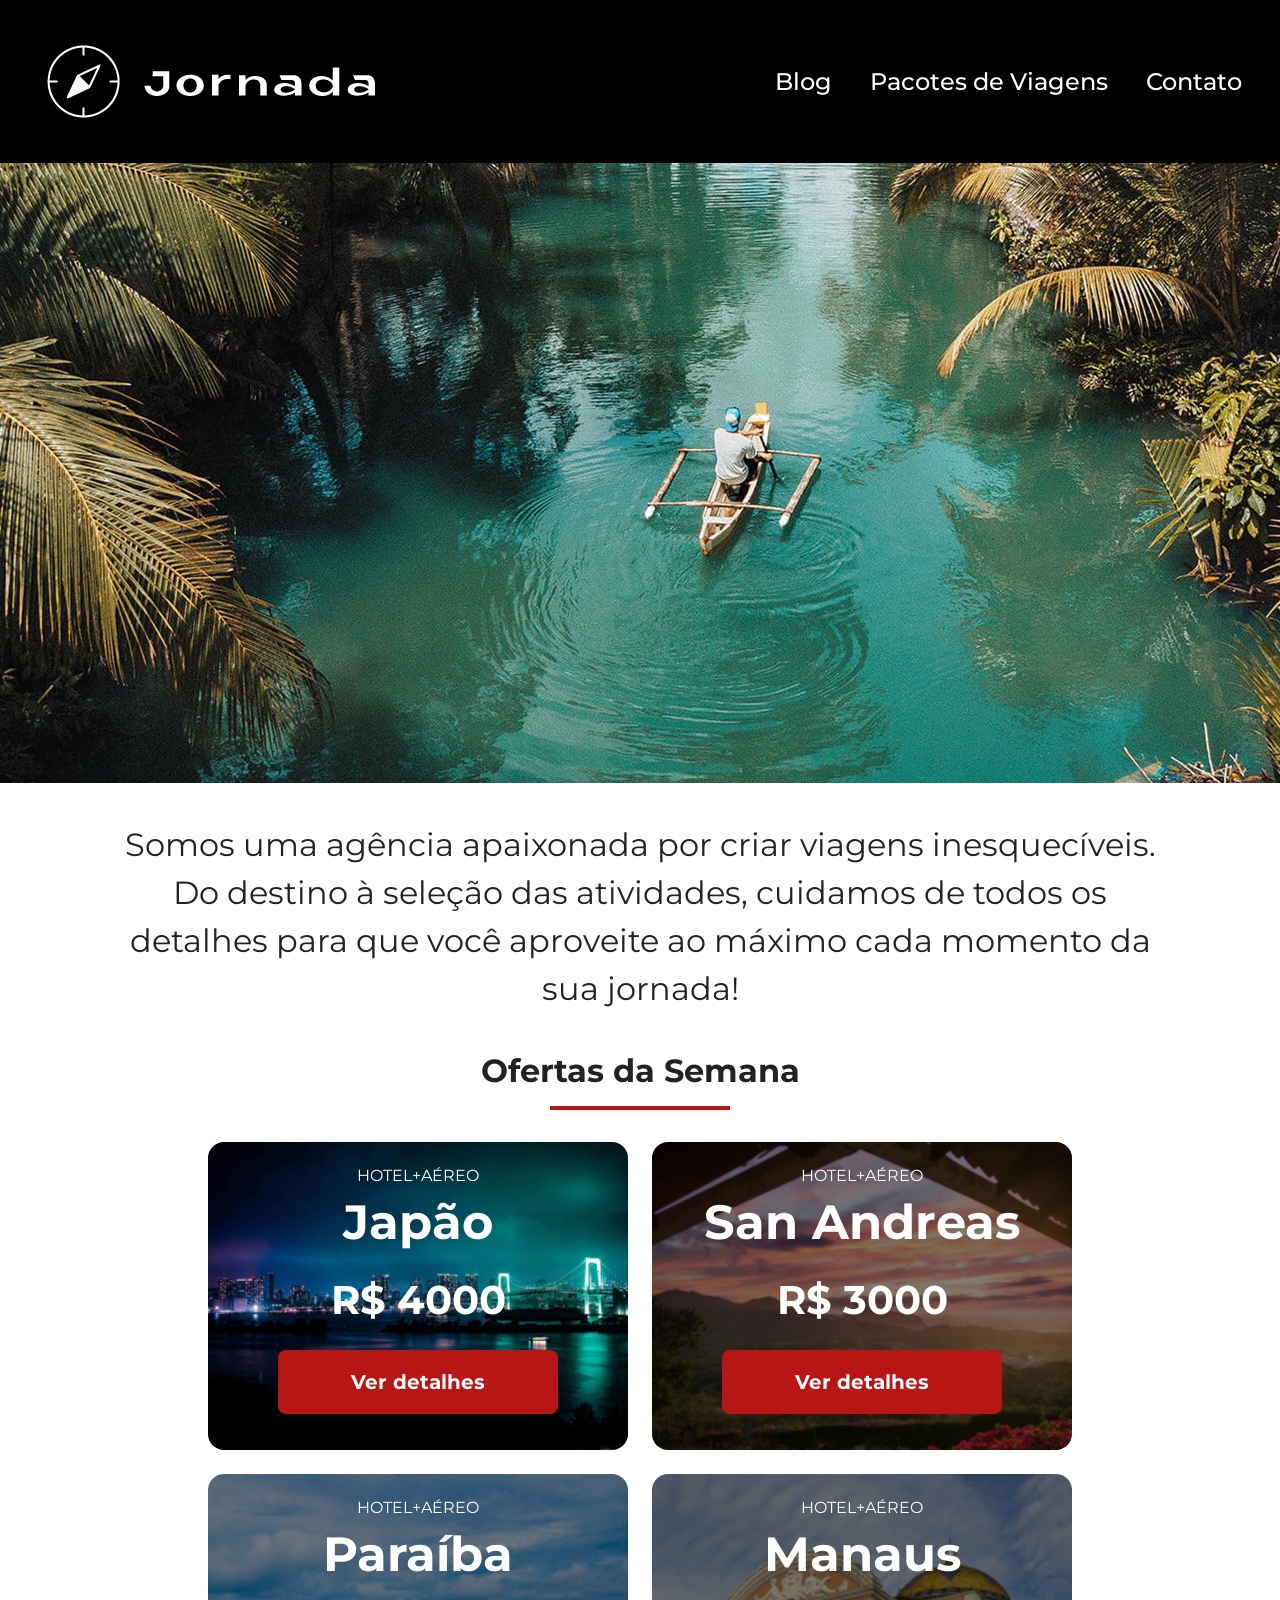
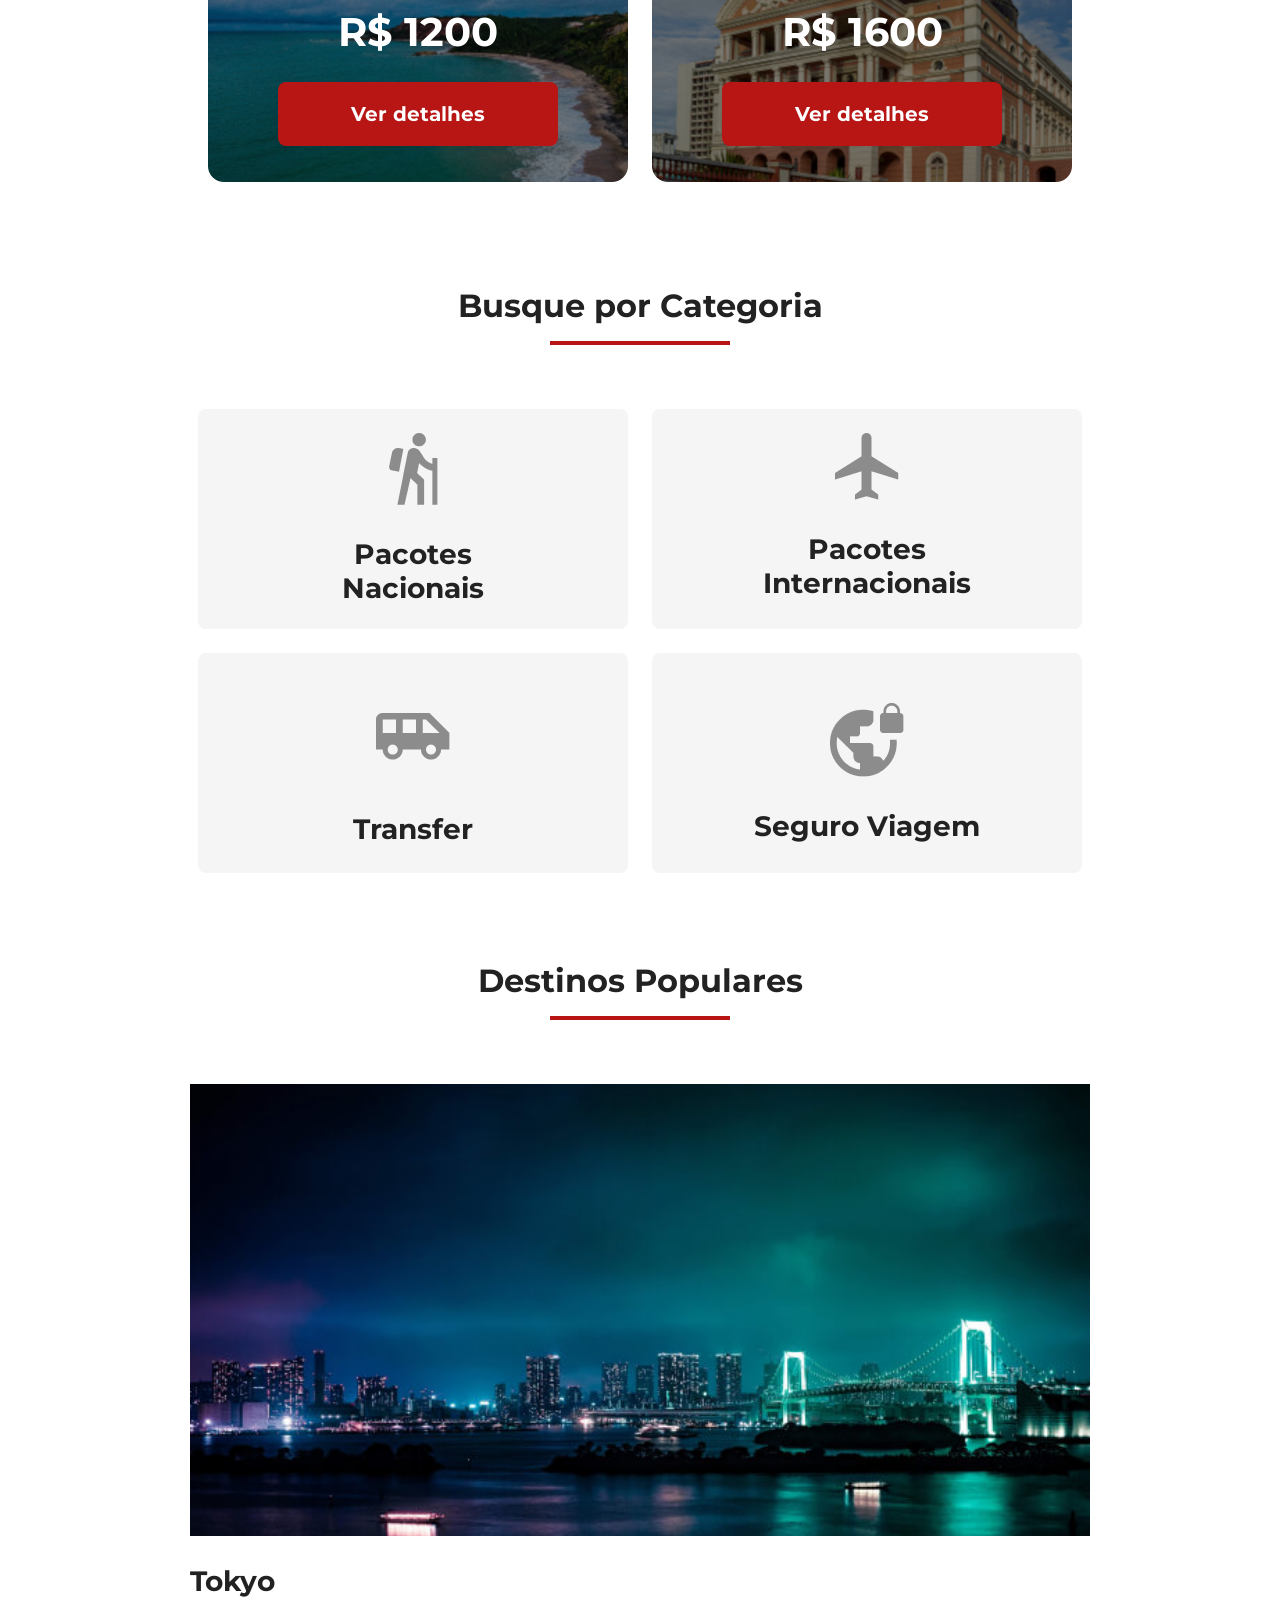
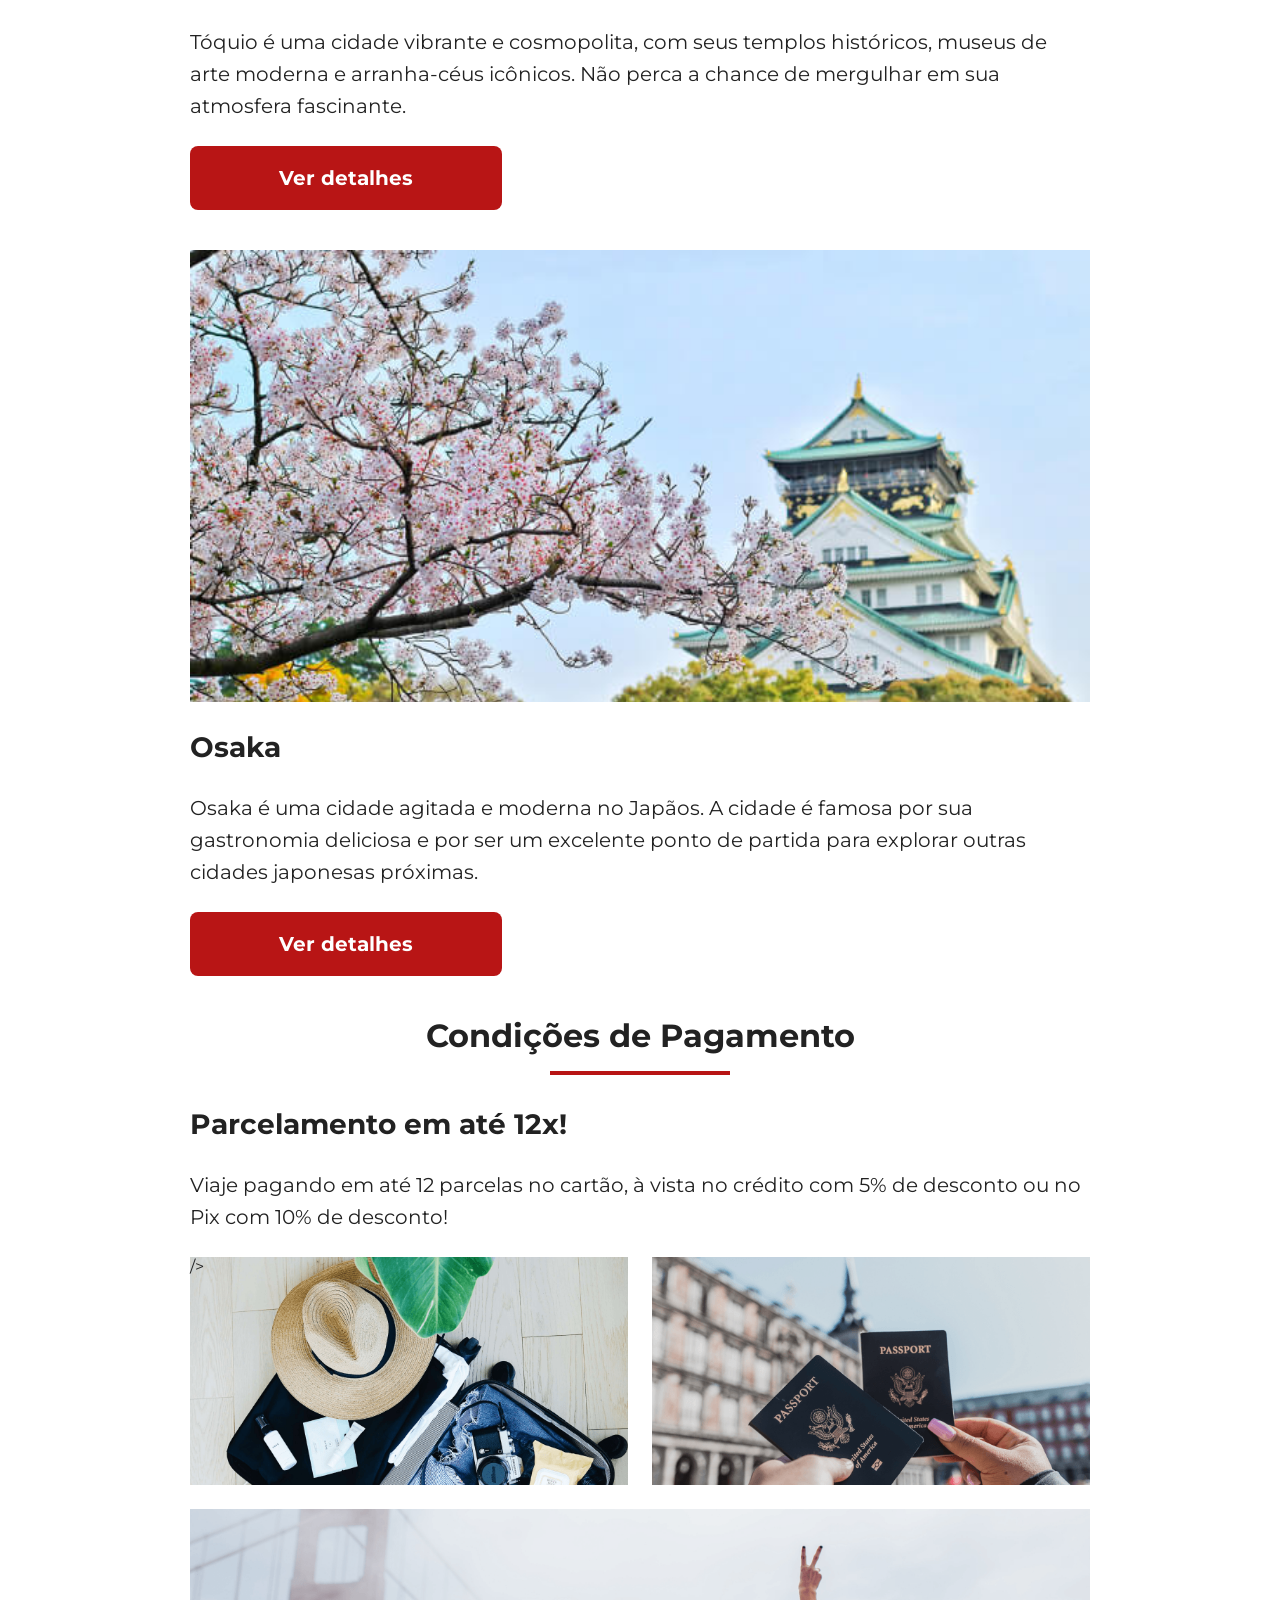
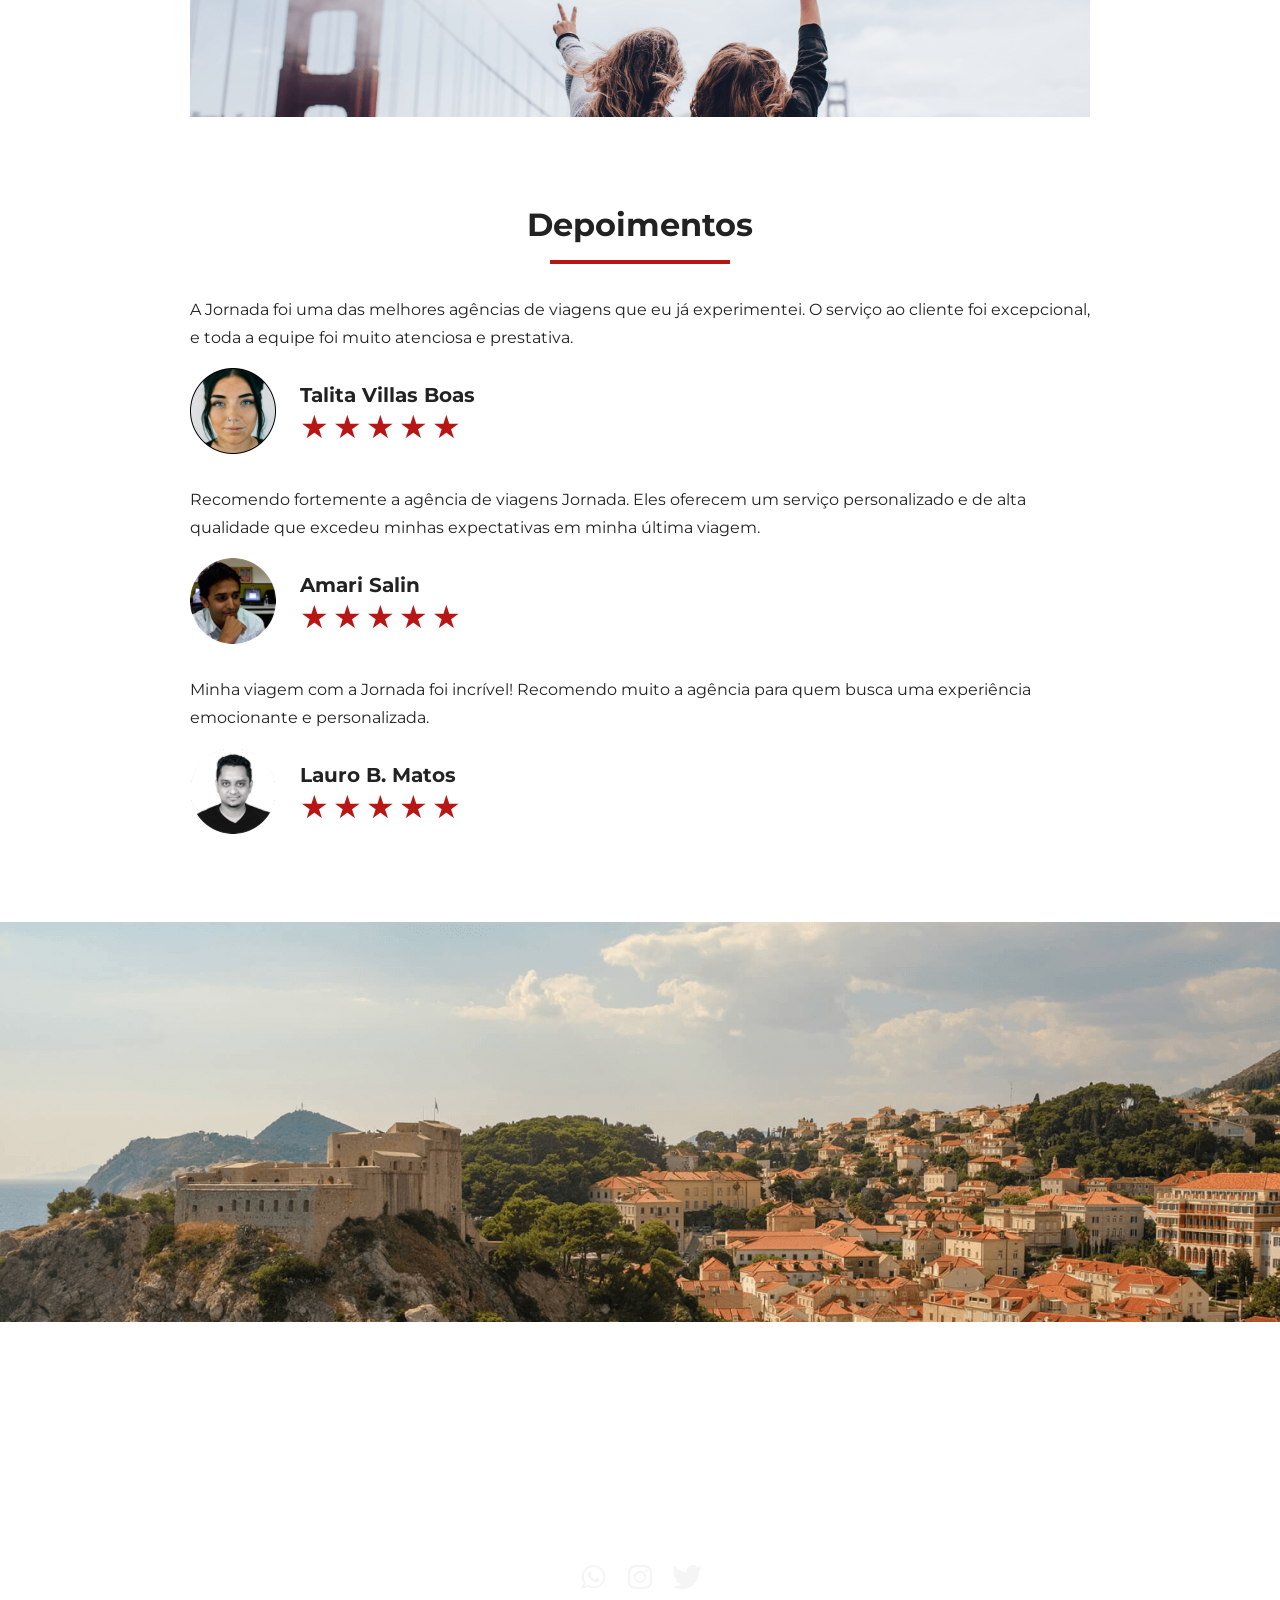
<file: index.html>
<!doctype html>
<html lang="en">
  <head>
    <meta charset="UTF-8" />
    <meta name="viewport" content="width=device-width, initial-scale=1.0" />
    <meta
      name="description"
      content="Jornada Viagens, uma agência apaixonada por criar viagens inesquecíveis"
    />
    <meta name="og:title" content="Jornada Viagens" />
    <meta
      name="og:description"
      content="Jornada Viagens, uma agência apaixonada por criar viagens inesquecíveis"
    />
    <meta
      name="og:image"
      content="https://github.com/Filipe-Cavalcanti/jornada-viagens/img/logo-footer.png"
    />
    <meta name="og:type" content="website" />
    <meta
      name="og:url"
      content="https://github.com/Filipe-Cavalcanti/jornada-viagens"
    />
    <link rel="icon" href="./favico.svg" type="xml/svg" />
    <link rel="stylesheet" href="./css/style.css" />
    <title>Jornada Viagens</title>
  </head>
  <body>
    <header class="main-header">
      <a class="logo" href="index.html" title="voltar para a página inicial">
        <img
          class="img-mobile"
          src="img/bussola-jornada-branca.png"
          alt="bussola do logo Jornada Viagens na cor branca"
        />
        <img
          class="img-desktop"
          src="img/bussola-texto-jornada-branco.png"
          alt="bussola do logo Jornada Viagens na cor branca"
        />
      </a>
      <div class="navigation-menu">
        <label for="menu">
          <img src="img/menu.png" alt="menu" />
        </label>
        <input type="checkbox" id="menu" hidden />
        <nav>
          <ul class="list-links">
            <li><a href="blog.html" title="acessar blog">Blog</a></li>
            <li>
              <a href="pacotes.html" title="acessar pacotes de viagem">
                Pacotes de Viagens
              </a>
            </li>
            <li><a href="contato.html" title="acessar contato">Contato</a></li>
          </ul>
        </nav>
      </div>
    </header>
    <main>
      <section class="hero">
        <div class="hero-img"></div>
        <h2>
          Somos uma agência apaixonada por criar viagens inesquecíveis. Do
          destino à seleção das atividades, cuidamos de todos os detalhes para
          que você aproveite ao máximo cada momento da sua jornada!
        </h2>
      </section>
      <section class="offers">
        <div class="section-title">
          <h2>Ofertas da Semana</h2>
          <hr />
        </div>
        <div class="offer-cards">
          <article class="card japao">
            <header>
              <p>HOTEL+AÉREO</p>
              <h3>
                Japão <br />
                <span>R$ 4000</span>
              </h3>
            </header>
            <footer><a href="#" class="button">Ver detalhes</a></footer>
          </article>
          <article class="card san-andreas">
            <header>
              <p>HOTEL+AÉREO</p>
              <h3>
                San Andreas <br />
                <span>R$ 3000</span>
              </h3>
            </header>
            <footer><a href="#" class="button">Ver detalhes</a></footer>
          </article>
          <article class="card paraiba">
            <header>
              <p>HOTEL+AÉREO</p>
              <h3>
                Paraíba <br />
                <span>R$ 1200</span>
              </h3>
            </header>
            <footer><a href="#" class="button">Ver detalhes</a></footer>
          </article>
          <article class="card manaus">
            <header>
              <p>HOTEL+AÉREO</p>
              <h3>
                Manaus <br />
                <span>R$ 1600</span>
              </h3>
            </header>
            <footer><a href="#" class="button">Ver detalhes</a></footer>
          </article>
        </div>
      </section>
      <section class="categories">
        <div class="section-title">
          <h2>Busque por Categoria</h2>
          <hr />
        </div>
        <div class="categories-card">
          <a href="#" class="card">
            <img src="./img/icon-nacionais.png" alt="ícone viagens nacionais" />
            <h3 class="content-title">
              Pacotes <br />
              Nacionais
            </h3>
          </a>
          <a href="#" class="card">
            <img
              src="./img/icon-internacionais.png"
              alt="ícone viagens nacionais"
            />
            <h3 class="content-title">
              Pacotes <br />
              Internacionais
            </h3>
          </a>
          <a href="#" class="card single-line transfer">
            <img src="./img/icon-transfer.png" alt="ícone viagens nacionais" />
            <h3 class="content-title">Transfer</h3>
          </a>
          <a href="#" class="card single-line">
            <img
              src="./img/icon-seguro-viagem.png"
              alt="ícone viagens nacionais"
            />
            <h3 class="content-title">Seguro Viagem</h3>
          </a>
        </div>
      </section>
      <section class="destinations">
        <div class="section-title">
          <h2>Destinos Populares</h2>
          <hr />
        </div>
        <div class="destination-items">
          <article class="item">
            <header>
              <div class="img-item-tokyo"></div>
              <h3 class="content-title">Tokyo</h3>
            </header>
            <p class="content-text">
              Tóquio é uma cidade vibrante e cosmopolita, com seus templos
              históricos, museus de arte moderna e arranha-céus icônicos. Não
              perca a chance de mergulhar em sua atmosfera fascinante.
            </p>
            <footer>
              <a
                href="#"
                class="button"
                target="_blank"
                title="Veja mais detalhes do destino Tokyo"
                >Ver detalhes</a
              >
            </footer>
          </article>
          <article class="item">
            <header>
              <div class="img-item-osaka"></div>
              <h3 class="content-title">Osaka</h3>
            </header>
            <p class="content-text">
              Osaka é uma cidade agitada e moderna no Japãos. A cidade é famosa
              por sua gastronomia deliciosa e por ser um excelente ponto de
              partida para explorar outras cidades japonesas próximas.
            </p>
            <footer>
              <a
                href="#"
                class="button"
                target="_blank"
                title="Veja mais detalhes do destino Osaka"
                >Ver detalhes</a
              >
            </footer>
          </article>
        </div>
      </section>
      <section class="payments">
        <div class="section-title">
          <h2>Condições de Pagamento</h2>
          <hr />
        </div>
        <div class="content-container">
          <div class="text-content">
            <h3 class="content-title">Parcelamento em até 12x!</h3>
            <p class="content-text">
              Viaje pagando em até 12 parcelas no cartão, à vista no crédito com
              5% de desconto ou no Pix com 10% de desconto!
            </p>
          </div>
          <div class="image-gallery">
            <div class="image first">/></div>
            <div class="image second"></div>
            <div class="image thirdy colspan-2"></div>
          </div>
        </div>
      </section>
      <section class="testimonials">
        <div class="section-title">
          <h2>Depoimentos</h2>
          <hr />
        </div>
        <div class="testimonial-container">
          <article>
            <header>
              <p>
                A Jornada foi uma das melhores agências de viagens que eu já
                experimentei. O serviço ao cliente foi excepcional, e toda a
                equipe foi muito atenciosa e prestativa.
              </p>
            </header>
            <footer>
              <img
                src="./img/rosto1.png"
                alt="imagem de perfil da cliente Talita Villas Boas"
              />
              <div class="profile-content">
                <h3>Talita Villas Boas</h3>
                <div class="rating">
                  <span class="star">★</span>
                  <span class="star">★</span>
                  <span class="star">★</span>
                  <span class="star">★</span>
                  <span class="star">★</span>
                </div>
              </div>
            </footer>
          </article>
          <article>
            <header>
              <p>
                Recomendo fortemente a agência de viagens Jornada. Eles oferecem
                um serviço personalizado e de alta qualidade que excedeu minhas
                expectativas em minha última viagem.
              </p>
            </header>
            <footer>
              <img
                src="./img/rosto2.png"
                alt="imagem de perfil do cliente Amari Salin"
              />
              <div class="profile-content">
                <h3>Amari Salin</h3>
                <div class="rating">
                  <span class="star">★</span>
                  <span class="star">★</span>
                  <span class="star">★</span>
                  <span class="star">★</span>
                  <span class="star">★</span>
                </div>
              </div>
            </footer>
          </article>
          <article>
            <header>
              <p>
                Minha viagem com a Jornada foi incrível! Recomendo muito a
                agência para quem busca uma experiência emocionante e
                personalizada.
              </p>
            </header>
            <footer>
              <img
                src="./img/rosto3.png"
                alt="imagem de perfil do cliente Lauro B. Matos"
              />
              <div class="profile-content">
                <h3>Lauro B. Matos</h3>
                <div class="rating">
                  <span class="star">★</span>
                  <span class="star">★</span>
                  <span class="star">★</span>
                  <span class="star">★</span>
                  <span class="star">★</span>
                </div>
              </div>
            </footer>
          </article>
        </div>
      </section>
      <section class="bottom-hero">
        <div class="bottom-hero-img"></div>
      </section>
    </main>
    <footer class="main-footer">
      <div class="footer-content">
        <a
          href="index.html"
          class="footer-logo"
          title="voltar para a página inicial"
          ><img
            src="./img/logo-footer-mobile.png"
            alt="Logotipo Jornada Viagens na cor branca"
        /></a>
        <div class="footer-info">
          <p>Horário de atendimento: 08h - 20h (Segunda a Sábado)</p>
          <p>Desenvolvido por Alura. Projeto fictício sem fins comerciais.</p>
        </div>
      </div>
      <div class="social">
        <p>Acesse nossas redes:</p>
        <div class="social-icons">
          <a
            href="#"
            class="footer-icon"
            title="Acesse o Whatsapp do Jornada Viagens"
            ><img
              src="./img/Whatsapp.png"
              alt="ícone do Whatsapp na cor branca"
          /></a>
          <a
            href="#"
            class="footer-icon"
            title="Acesse o Instagram do Jornada Viagens"
            ><img
              src="./img/Instragam.png"
              alt="ícone do Instragam na cor branca"
          /></a>
          <a
            href="#"
            class="footer-icon"
            title="Acesse o X (Twitter) do Jornada Viagens"
            ><img src="./img/Twiter.png" alt="ícone do Twitter na cor branca"
          /></a>
        </div>
      </div>
    </footer>
  </body>
</html>
</file>
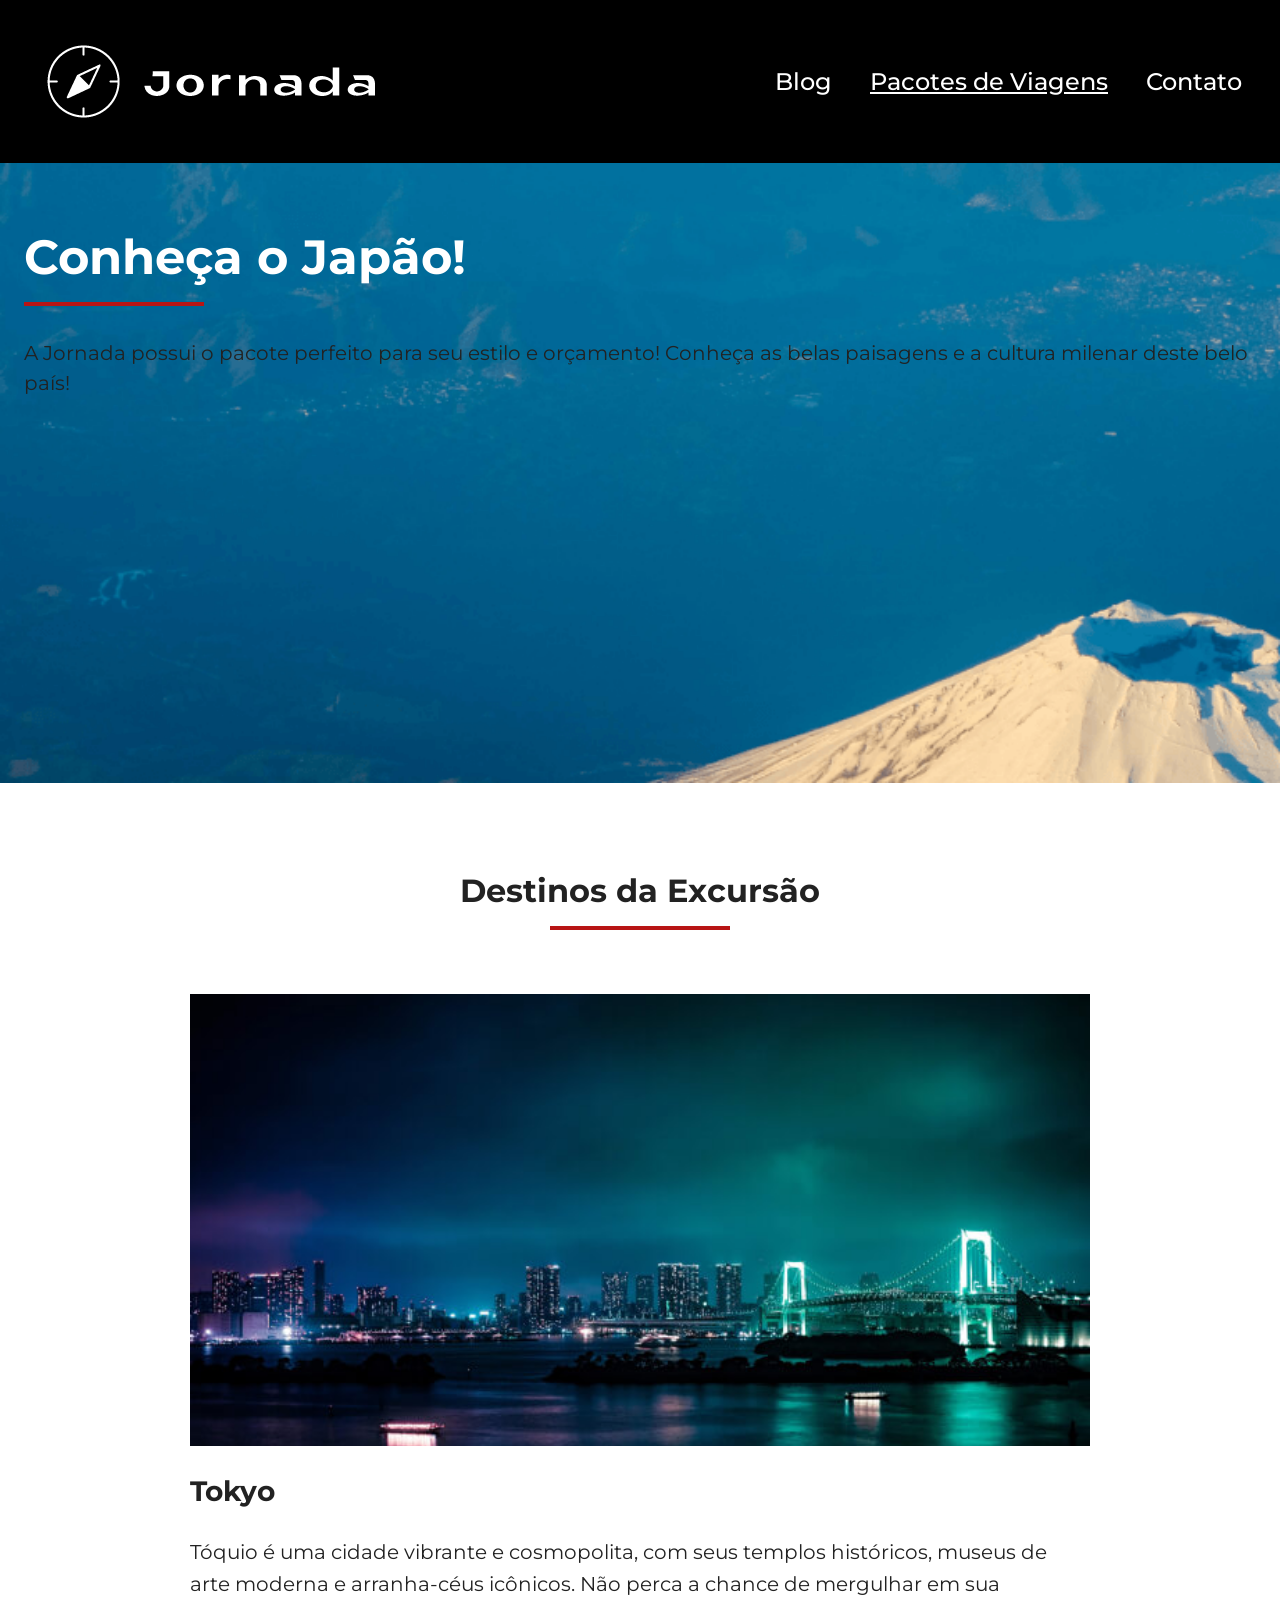
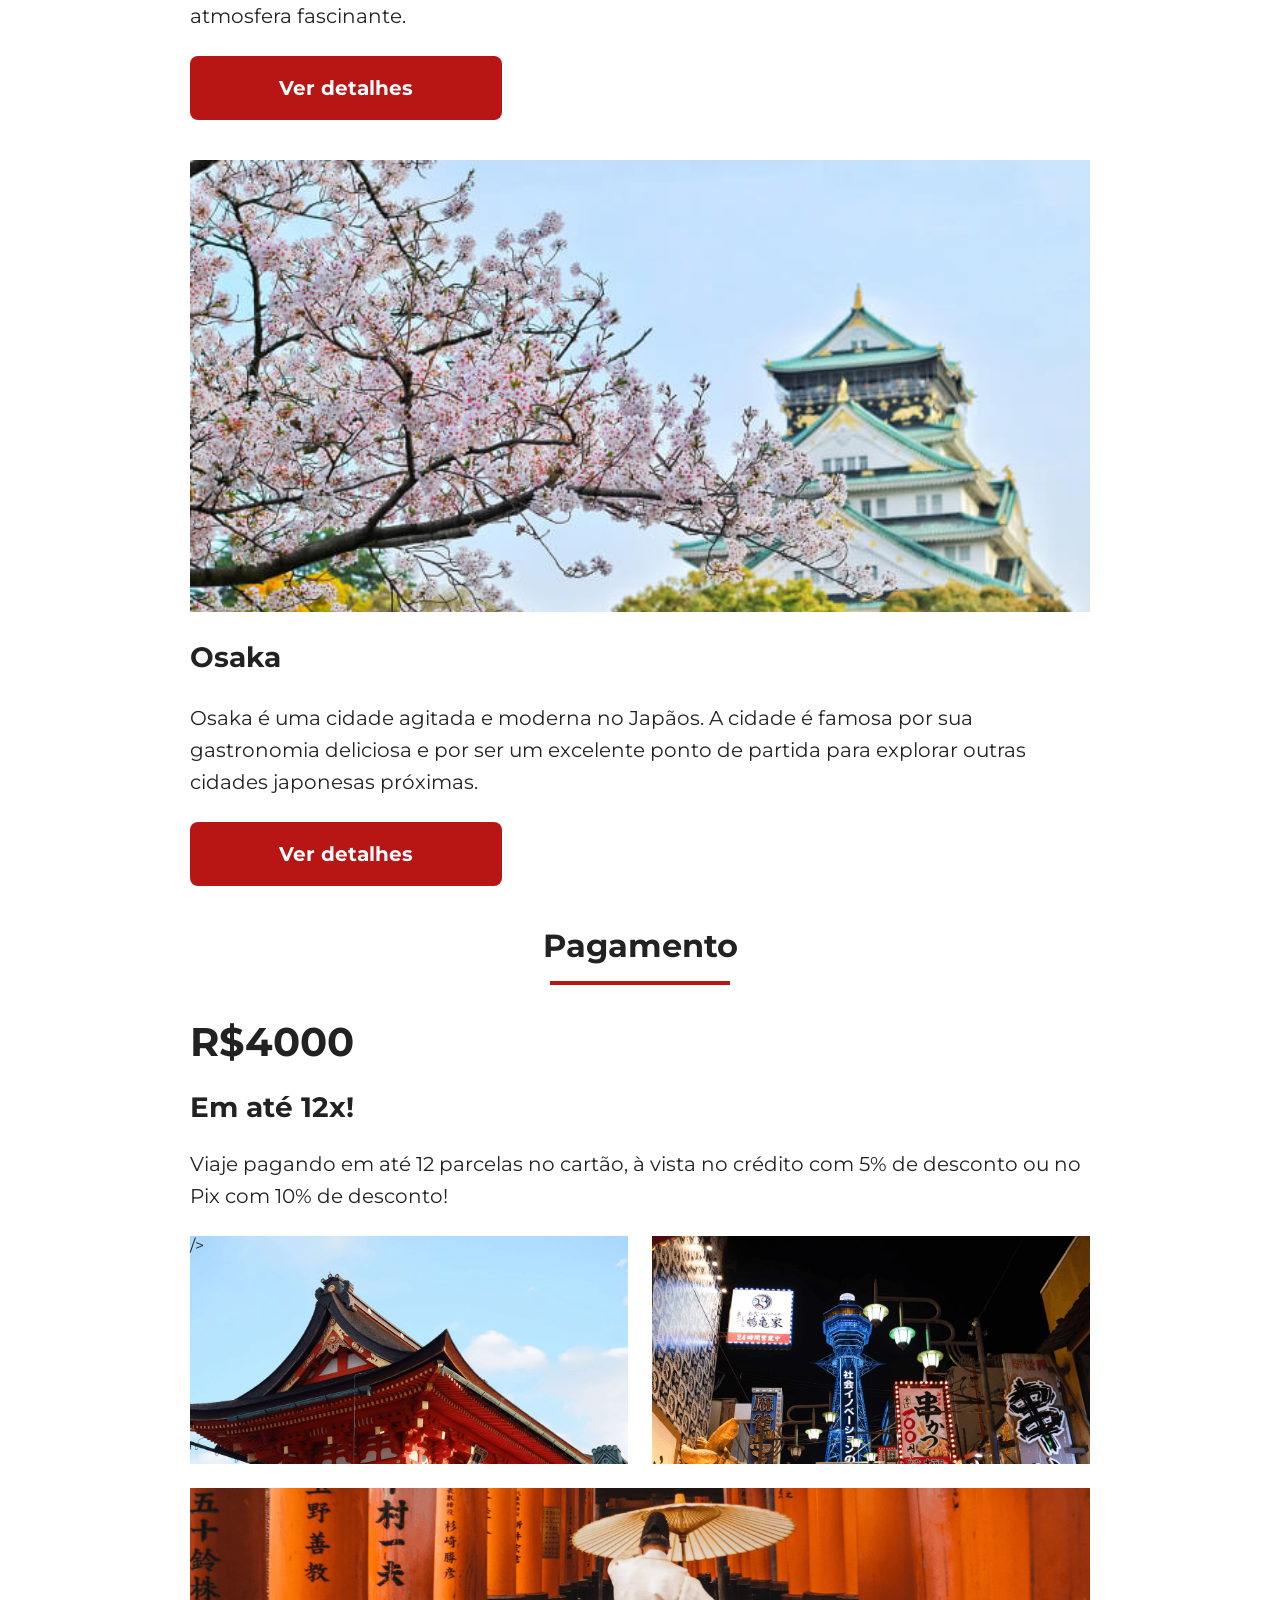
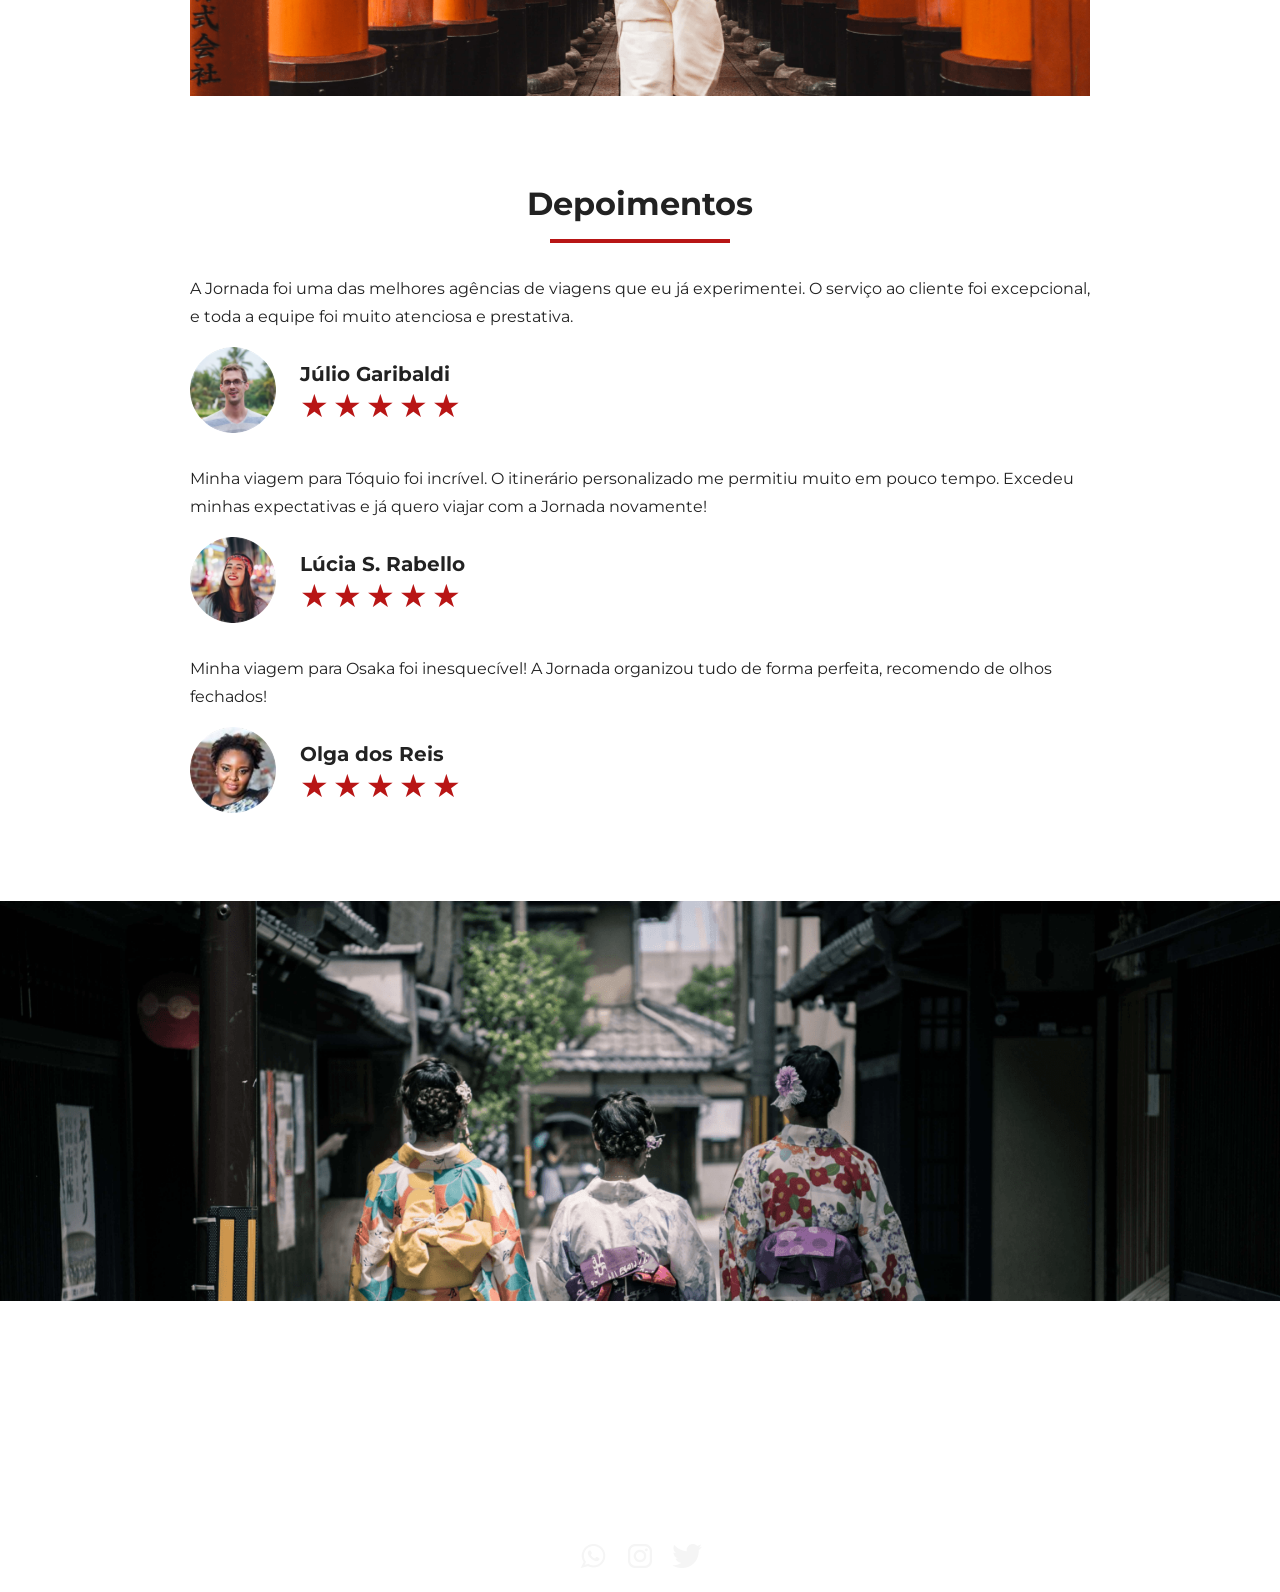
<file: pacote-de-viagens.html>
<!doctype html>
<html lang="en">
  <head>
    <meta charset="UTF-8" />
    <meta name="viewport" content="width=device-width, initial-scale=1.0" />
    <meta
      name="description"
      content="Jornada Viagens, uma agência apaixonada por criar viagens inesquecíveis"
    />
    <meta name="og:title" content="Jornada Viagens" />
    <meta
      name="og:description"
      content="Jornada Viagens, uma agência apaixonada por criar viagens inesquecíveis"
    />
    <meta
      name="og:image"
      content="https://github.com/Filipe-Cavalcanti/jornada-viagens/img/logo-footer.png"
    />
    <meta name="og:type" content="website" />
    <meta
      name="og:url"
      content="https://github.com/Filipe-Cavalcanti/jornada-viagens"
    />
    <link rel="icon" href="./favico.svg" type="xml/svg" />
    <link rel="stylesheet" href="./css/style.css" />
    <title>Jornada Viagens</title>
  </head>
  <body>
    <header class="main-header">
      <a class="logo" href="index.html" title="voltar para a página inicial">
        <img
          class="img-mobile"
          src="img/bussola-jornada-branca.png"
          alt="bussola do logo Jornada Viagens na cor branca"
        />
        <img
          class="img-desktop"
          src="img/bussola-texto-jornada-branco.png"
          alt="bussola do logo Jornada Viagens na cor branca"
        />
      </a>
      <div class="navigation-menu">
        <label for="menu">
          <img src="img/menu.png" alt="menu" />
        </label>
        <input type="checkbox" id="menu" hidden />
        <nav>
          <ul class="list-links">
            <li><a href="blog.html" title="acessar blog">Blog</a></li>
            <li>
              <a
                href="pacote-de-viagens.html"
                class="active"
                target="_blank"
                title="acessar pacotes de viagem"
              >
                Pacotes de Viagens
              </a>
            </li>
            <li><a href="contato.html" title="acessar contato">Contato</a></li>
          </ul>
        </nav>
      </div>
    </header>
    <main>
      <section class="hero">
        <div class="hero-pack-img">
          <h1>Conheça o Japão!</h1>
          <hr />
          <p>
            A Jornada possui o pacote perfeito para seu estilo e orçamento!
            Conheça as belas paisagens e a cultura milenar deste belo país!
          </p>
        </div>
      </section>
      <section class="destinations">
        <div class="section-title">
          <h2>Destinos da Excursão</h2>
          <hr />
        </div>
        <div class="destination-items">
          <article class="item">
            <header>
              <div class="img-item-tokyo"></div>
              <h3 class="content-title">Tokyo</h3>
            </header>
            <p class="content-text">
              Tóquio é uma cidade vibrante e cosmopolita, com seus templos
              históricos, museus de arte moderna e arranha-céus icônicos. Não
              perca a chance de mergulhar em sua atmosfera fascinante.
            </p>
            <footer>
              <a
                href="#"
                class="button"
                target="_blank"
                title="Veja mais detalhes do destino Tokyo"
                >Ver detalhes</a
              >
            </footer>
          </article>
          <article class="item">
            <header>
              <div class="img-item-osaka"></div>
              <h3 class="content-title">Osaka</h3>
            </header>
            <p class="content-text">
              Osaka é uma cidade agitada e moderna no Japãos. A cidade é famosa
              por sua gastronomia deliciosa e por ser um excelente ponto de
              partida para explorar outras cidades japonesas próximas.
            </p>
            <footer>
              <a
                href="#"
                class="button"
                target="_blank"
                title="Veja mais detalhes do destino Osaka"
                >Ver detalhes</a
              >
            </footer>
          </article>
        </div>
      </section>
      <section class="payments">
        <div class="section-title">
          <h2>Pagamento</h2>
          <hr />
        </div>
        <div class="content-container">
          <div class="text-content">
            <h3 class="extra-title">R$4000</h3>
            <h4>Em até 12x!</h4>
            <p class="content-text">
              Viaje pagando em até 12 parcelas no cartão, à vista no crédito com
              5% de desconto ou no Pix com 10% de desconto!
            </p>
          </div>
          <div class="image-gallery">
            <div class="image fourth">/></div>
            <div class="image fifth"></div>
            <div class="image sixth colspan-2"></div>
          </div>
        </div>
      </section>
      <section class="testimonials">
        <div class="section-title">
          <h2>Depoimentos</h2>
          <hr />
        </div>
        <div class="testimonial-container">
          <article>
            <header>
              <p>
                A Jornada foi uma das melhores agências de viagens que eu já
                experimentei. O serviço ao cliente foi excepcional, e toda a
                equipe foi muito atenciosa e prestativa.
              </p>
            </header>
            <footer>
              <img
                src="./img/rosto4.png"
                alt="imagem de perfil da cliente Talita Villas Boas"
              />
              <div class="profile-content">
                <h3>Júlio Garibaldi</h3>
                <div class="rating">
                  <span class="star">★</span>
                  <span class="star">★</span>
                  <span class="star">★</span>
                  <span class="star">★</span>
                  <span class="star">★</span>
                </div>
              </div>
            </footer>
          </article>
          <article>
            <header>
              <p>
                Minha viagem para Tóquio foi incrível. O itinerário
                personalizado me permitiu muito em pouco tempo. Excedeu minhas
                expectativas e já quero viajar com a Jornada novamente!
              </p>
            </header>
            <footer>
              <img
                src="./img/rosto5.png"
                alt="imagem de perfil do cliente Amari Salin"
              />
              <div class="profile-content">
                <h3>Lúcia S. Rabello</h3>
                <div class="rating">
                  <span class="star">★</span>
                  <span class="star">★</span>
                  <span class="star">★</span>
                  <span class="star">★</span>
                  <span class="star">★</span>
                </div>
              </div>
            </footer>
          </article>
          <article>
            <header>
              <p>
                Minha viagem para Osaka foi inesquecível! A Jornada organizou
                tudo de forma perfeita, recomendo de olhos fechados!
              </p>
            </header>
            <footer>
              <img
                src="./img/rosto6.png"
                alt="imagem de perfil do cliente Lauro B. Matos"
              />
              <div class="profile-content">
                <h3>Olga dos Reis</h3>
                <div class="rating">
                  <span class="star">★</span>
                  <span class="star">★</span>
                  <span class="star">★</span>
                  <span class="star">★</span>
                  <span class="star">★</span>
                </div>
              </div>
            </footer>
          </article>
        </div>
      </section>
      <section class="bottom-hero-pack">
        <div class="bottom-hero-pack-img"></div>
      </section>
    </main>
    <footer class="main-footer">
      <div class="footer-content">
        <a
          href="index.html"
          class="footer-logo"
          title="voltar para a página inicial"
          ><img
            src="./img/logo-footer-mobile.png"
            alt="Logotipo Jornada Viagens na cor branca"
        /></a>
        <div class="footer-info">
          <p>Horário de atendimento: 08h - 20h (Segunda a Sábado)</p>
          <p>Desenvolvido por Alura. Projeto fictício sem fins comerciais.</p>
        </div>
      </div>
      <div class="social">
        <p>Acesse nossas redes:</p>
        <div class="social-icons">
          <a
            href="#"
            class="footer-icon"
            title="Acesse o Whatsapp do Jornada Viagens"
            ><img
              src="./img/Whatsapp.png"
              alt="ícone do Whatsapp na cor branca"
          /></a>
          <a
            href="#"
            class="footer-icon"
            title="Acesse o Instagram do Jornada Viagens"
            ><img
              src="./img/Instragam.png"
              alt="ícone do Instragam na cor branca"
          /></a>
          <a
            href="#"
            class="footer-icon"
            title="Acesse o X (Twitter) do Jornada Viagens"
            ><img src="./img/Twiter.png" alt="ícone do Twitter na cor branca"
          /></a>
        </div>
      </div>
    </footer>
  </body>
</html>
</file>
<file: css/style.css>
@import url(global.css);
@import url(header.css);
@import url(hero.css);
@import url(offers.css);
@import url(categories.css);
@import url(destinations.css);
@import url(payments.css);
@import url(testimonials.css);
@import url(bottom-hero.css);
@import url(footer.css);
@import url(hero-packs.css);
</file>
